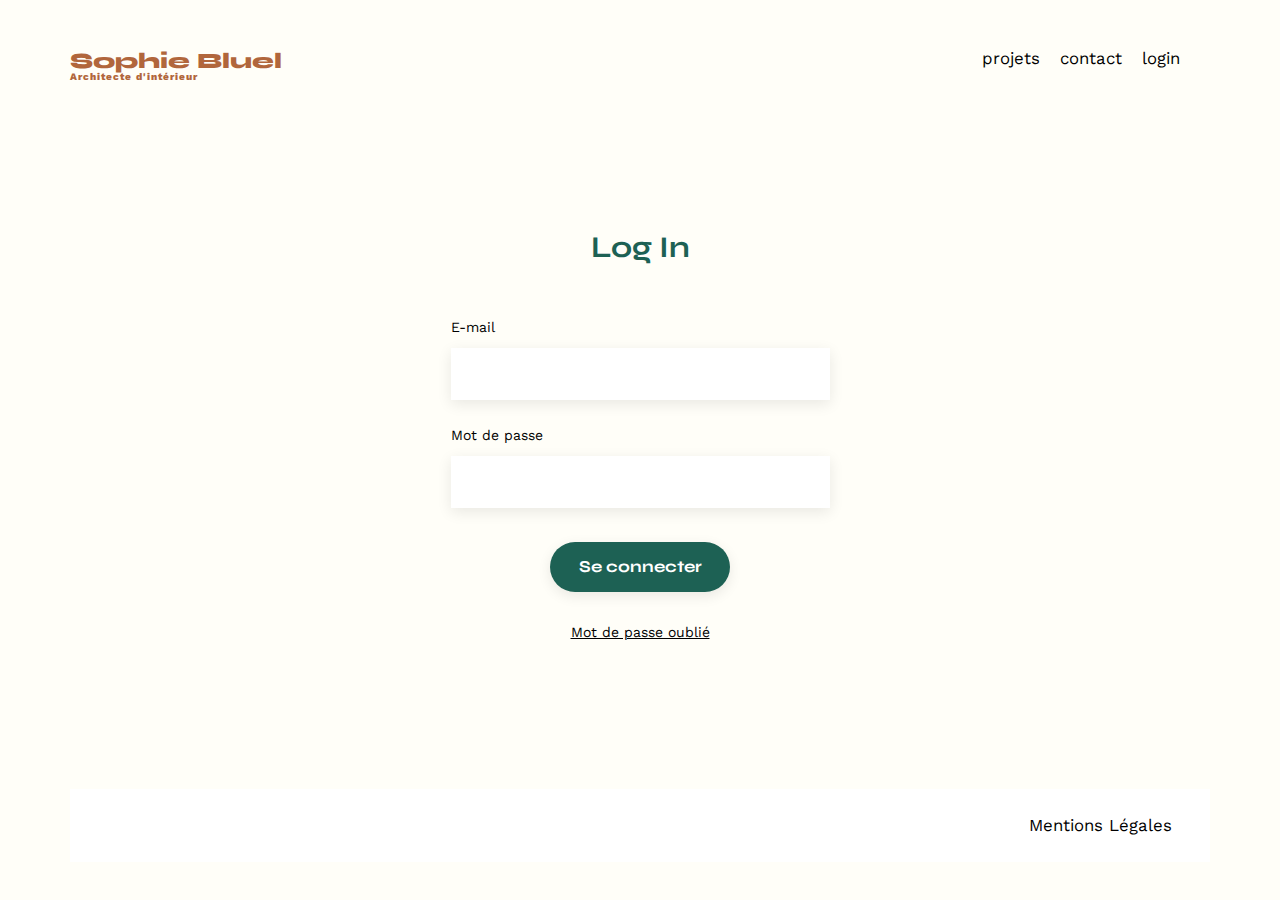
<file: FrontEnd/login.html>
<!DOCTYPE html>
<html lang="fr">
<head>
	<meta charset="UTF-8">
	<title>Sophie Bluel - Architecte d'intérieur - login</title>
	<meta name="viewport" content="width=device-width, initial-scale=1.0">
	<link rel="preconnect" href="https://fonts.googleapis.com">
	<link rel="preconnect" href="https://fonts.gstatic.com" crossorigin>
	<link href="https://fonts.googleapis.com/css2?family=Syne:wght@700;800&family=Work+Sans&display=swap" rel="stylesheet">
	<link rel="stylesheet" href="https://cdnjs.cloudflare.com/ajax/libs/font-awesome/6.2.1/css/all.min.css"
        integrity="sha512-MV7K8+y+gLIBoVD59lQIYicR65iaqukzvf/nwasF0nqhPay5w/9lJmVM2hMDcnK1OnMGCdVK+iQrJ7lzPJQd1w=="
        crossorigin="anonymous" referrerpolicy="no-referrer" />
	<meta name="description" content="">
	<link rel="stylesheet" href="./assets/style.css">
</head>
<body>
<header>
	<a href="/index.html"><h1>Sophie Bluel <span>Architecte d'intérieur</span></h1></a>
	<nav>
		<ul>
			<li><a href="/index.html#projets">projets</a></li>
			<li><a href="/index.html#contact">contact</a></li>
			<li><a href="/login.html">login</a></li>
			<li><i class="fa-brands fa-instagram"></i></li>
		</ul>
	</nav>
</header>
<main>
	<section id="login" class="form-section">
		<h2>Log In</h2>
		<form method="post">
			<label for="email">E-mail</label>
			<input type="email" name="email" id="email">
			<label for="name">Mot de passe</label>	
			<input type="password" name="password" id="password">
			<span class="error 404 hidden">L'e-mail ou le mot de passe saisi est incorrect</span>
			<input type="submit" value="Se connecter">
		</form>
		<div class="center">
			<a href="#">Mot de passe oublié</a>
		</div>
	</section>
</main>

<footer>
	<nav>
		<ul>
			<li>Mentions Légales</li>
		</ul>
	</nav>
    <script type="module" src="./login.js"></script>
</footer>
</body>
</html>
</file>
<file: FrontEnd/assets/style.css>
/* http://meyerweb.com/eric/tools/css/reset/
   v2.0 | 20110126
   License: none (public domain)
*/

html, body, div, span, applet, object, iframe,
h1, h2, h3, h4, h5, h6, p, blockquote, pre,
a, abbr, acronym, address, big, cite, code,
del, dfn, em, img, ins, kbd, q, s, samp,
small, strike, strong, sub, sup, tt, var,
b, u, i, center,
dl, dt, dd, ol, ul, li,
fieldset, form, label, legend,
table, caption, tbody, tfoot, thead, tr, th, td,
article, aside, canvas, details, embed,
figure, figcaption, footer, header, hgroup,
menu, nav, output, ruby, section, summary,
time, mark, audio, video {
	margin: 0;
	padding: 0;
	border: 0;
	font-size: 100%;
	font: inherit;
	vertical-align: baseline;
}

a {
	text-decoration: none;
}

/* HTML5 display-role reset for older browsers */
article, aside, details, figcaption, figure,
footer, header, hgroup, menu, nav, section {
	display: block;
}

body {
	line-height: 1;
	background-color: rgba(255, 254, 248, 1);
}

ol, ul {
	list-style: none;
}

blockquote, q {
	quotes: none;
}

blockquote:before, blockquote:after,
q:before, q:after {
	content: '';
	content: none;
}

table {
	border-collapse: collapse;
	border-spacing: 0;
}

/** end reset css**/

/* ==== BASIC === */

body {
	font-family: 'Work Sans' ;
	font-size: 14px;
}

header, main, footer {
	max-width: 1140px;
	margin:auto;
}

header {
	display: flex;
	justify-content: space-between;
	margin: 50px auto;
}
section {
	margin: 50px 0
}

h1{
	display: flex;
	flex-direction: column;
	font-family: 'Syne';
	font-size: 22px;
	font-weight: 800;
	color: #B1663C
}

h1 > span {
	font-family: 'Work Sans';
	font-size:10px;
	letter-spacing: 0.1em;
}

h2{
	font-family: 'Syne';
	font-weight: 700;
	font-size: 30px;
	color: #1D6154
}

.hidden {
	display: none;
}

.btn {
	border-radius: 60px;
	border-width: 1px;
	color: rgba(29, 97, 84, 1);
	border: 1px solid rgba(29, 97, 84, 1);
	background: none;
	padding: 8px 30px;
	font-size: 16px;
	font-weight: 700;
	cursor: pointer;
}

.btn:hover, .btn.selected, .btn.secondary {
	background: rgba(29, 97, 84, 1);
	color: rgba(255, 255, 255, 1);
}

/* === EDITOR MESSAGE === */

#editor-message {
	height: 59px;
	width: 99vw;
	display: flex;
	justify-content: center;
	align-items: center;
	gap: 5px;
	background-color: black;
	color: white;
}

#editor-message.hidden {
	display: none;
}

/* === NAV === */

nav ul {
	display: flex;
	align-items: center;
	justify-content: center;
	list-style-type: none;

}
nav li {
	padding: 0 10px;
	font-size: 1.2em;
}

nav li img {
	width: 20px;
}

nav i {
	font-size: 22px;
}

nav i, nav a, nav button {
	color: black;
}

nav button {
	background: none;
	border: none;
	text-decoration: none;
	font-size: 16.8px;
	font-family: 'Work Sans';
}

nav i:hover, nav a:hover, nav button:hover {
	font-weight: 600;
}

li:hover {
	color: #B1663C;
}

/* === INTRODUCTION === */

#introduction {
	display: flex;
	align-items: center;
}

#introduction figure {
	flex: 1
}

#introduction img {
	display: block;
	margin: auto;
	width: 80%;
}

#introduction article {
	flex: 1
}

#introduction h2 {
	margin-bottom: 1em;
}

#introduction p {
	margin-bottom: 0.5em;
}

/* === PROJETS === */

#projets .title {
	display: flex;
	justify-content: center;
	align-items: center;
	width: 100%;
	margin: 20px;
	gap: 5px;
}

.gallery {
	width: 100%;
	display: grid;
	grid-template-columns: 1fr 1fr 1fr;
	grid-column-gap: 20px;
	grid-row-gap: 20px;
}

.gallery img {
	width: 100%;

}

#filter {
	width: 100%;
	display: flex;
	justify-content: center;
	padding: 40px;
	gap: 10px;
}

#filter.hidden {
	display: none;
}

/* === CONTACT ET LOGIN === */

#contact {
	width: 50%;
	margin: auto;
}

#login {
	width: 379px;
	margin: 150px auto;
}

#login a, #login button {
	color: black;
	text-decoration: underline;
}

.form-section > * {
	text-align: center;
}

.form-section h2{
	margin-bottom: 20px;
}

.form-section form {
	text-align: left;
	margin-top:30px;
	display: flex;
	flex-direction: column;
}

.form-section input {
	height: 50px;
	font-size: 1.2em;
	border: none;
	box-shadow: 0px 4px 14px rgba(0, 0, 0, 0.09);
}

.form-section label {
	margin: 2em 0 1em 0;
}

.form-section textarea {
	border: none;
	box-shadow: 0px 4px 14px rgba(0, 0, 0, 0.09);
}

input[type="submit"]{
	font-family: 'Syne';
	font-weight: 700;
	color: white;
	background-color: #1D6154;
	margin : 2em auto ;
	width: 180px;
	text-align: center;
	border-radius: 60px ;
}

/* === FOOTER === */

footer {
	height: fit-content;
	width: 100%;
	background-color: white;
}

footer nav ul {
	display: flex;
	justify-content: flex-end;
	padding: 2em;
}

.center { 
	display: flex;
	justify-content: center;
}

/* === MODAL === */

#modal-background {
	width: 100dvw;
	height: 100dvh;
	position: fixed;
	top: 0;
	left: 0;
	margin: 0;
	padding: 0;
	background-color: rgba(0, 0, 0, 0.3);
	display: flex;
	justify-content: center;
	align-items: center;
}

#modal-background.hidden {
	display: none;
}

#modal {
	width: 630px;
	border-radius: 10px;
	padding: 30px 50px;
	background-color: rgba(255, 255, 255, 1);
	height: fit-content;
}

#modal .right {
	display: flex;
	justify-content: end;
	width: 100%;
	font-size: 20px;
}

#modal .main {
	display: flex;
	flex-direction: column;
	gap: 10px;
	justify-content: center;
	align-items: center;
	height: max-content;
	width: 100%;
}

#modal span {
	font-family: Work Sans;
	font-weight: 400;
	font-size: 26px;
}

.cursor-pointer, 
#close-modal {
	cursor: pointer;
}

#see-all-project {
	height: fit-content;
	display: flex;
	flex-direction: column;
	gap: 20px;
}

#modal-gallery {
	display: grid;
	grid-template-columns: repeat(5, 1fr);
	row-gap: 35px;
	column-gap: 10px;
	height: min-content;
}

#modal-gallery figure {
	max-width: 100px;
	width: 100%;
	height: 120px;
	position: relative;
}

#modal-gallery figure img {
	height: 100%;
	object-fit: contain;
}

#modal-gallery .delete {
	padding: 2px;
	background-color: black;
	position: absolute;
	right: 5px;
	top: 5px;
	z-index: 10;
	width: 20px;
	height: 20px;
	border-radius: 5px;
	display: flex;
	justify-content: center;
	align-items: center;
}

#modal-gallery .delete i {
	font-size: 16px;
	color: white;
}
</file>
